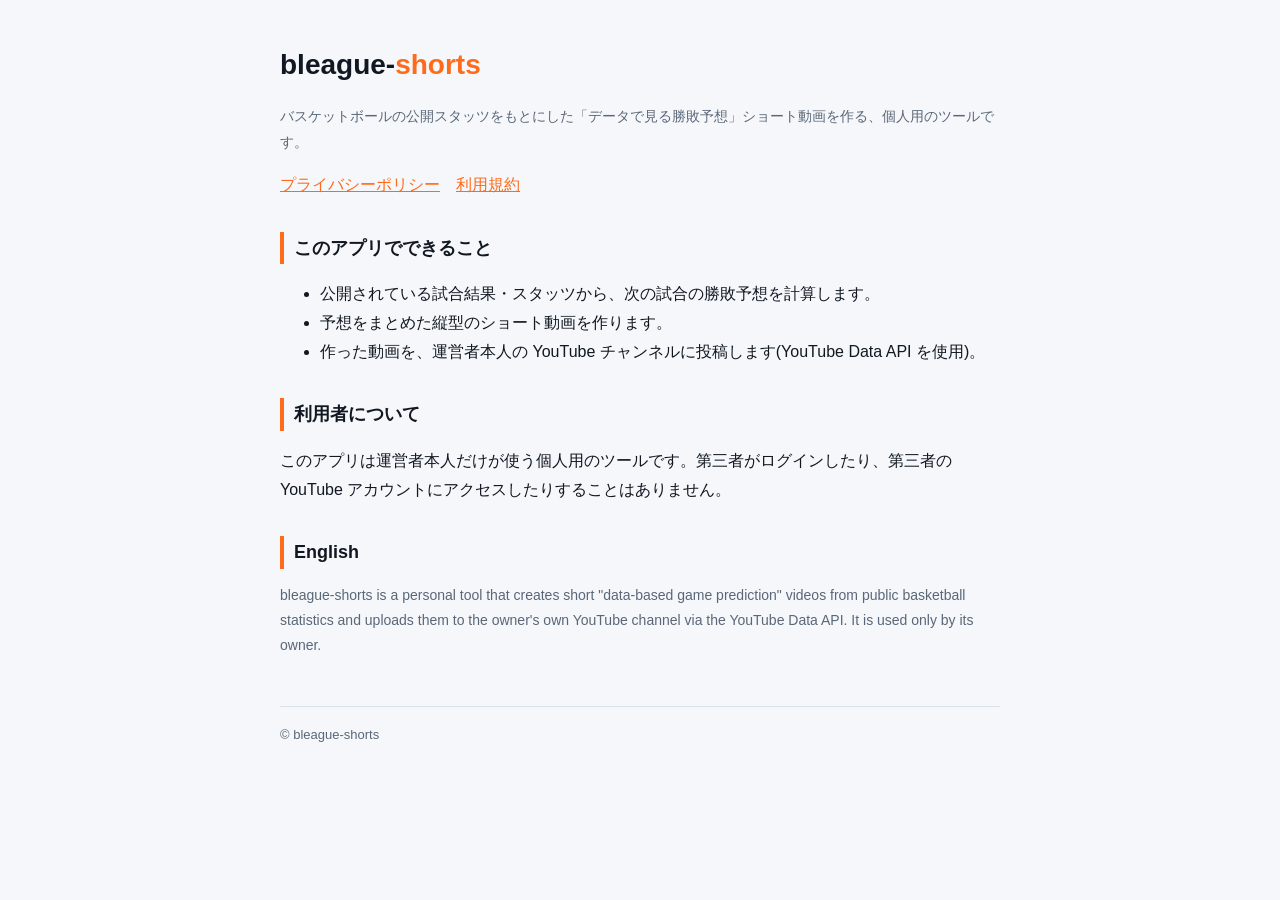
<file: index.html>
<!doctype html>
<html lang="ja"><head><meta charset="utf-8"><meta name="viewport" content="width=device-width,initial-scale=1">
<title>bleague-shorts</title><link rel="stylesheet" href="style.css"></head>
<body><main>
<h1>bleague-<em>shorts</em></h1>
<p class="muted">バスケットボールの公開スタッツをもとにした「データで見る勝敗予想」ショート動画を作る、個人用のツールです。</p>
<nav><a href="privacy.html">プライバシーポリシー</a><a href="terms.html">利用規約</a></nav>
<h2>このアプリでできること</h2>
<ul>
  <li>公開されている試合結果・スタッツから、次の試合の勝敗予想を計算します。</li>
  <li>予想をまとめた縦型のショート動画を作ります。</li>
  <li>作った動画を、運営者本人の YouTube チャンネルに投稿します(YouTube Data API を使用)。</li>
</ul>
<h2>利用者について</h2>
<p>このアプリは運営者本人だけが使う個人用のツールです。第三者がログインしたり、第三者の YouTube アカウントにアクセスしたりすることはありません。</p>
<h2>English</h2>
<p class="muted">bleague-shorts is a personal tool that creates short "data-based game prediction" videos from public basketball statistics and uploads them to the owner's own YouTube channel via the YouTube Data API. It is used only by its owner.</p>
<footer>© bleague-shorts</footer>
</main></body></html>
</file>
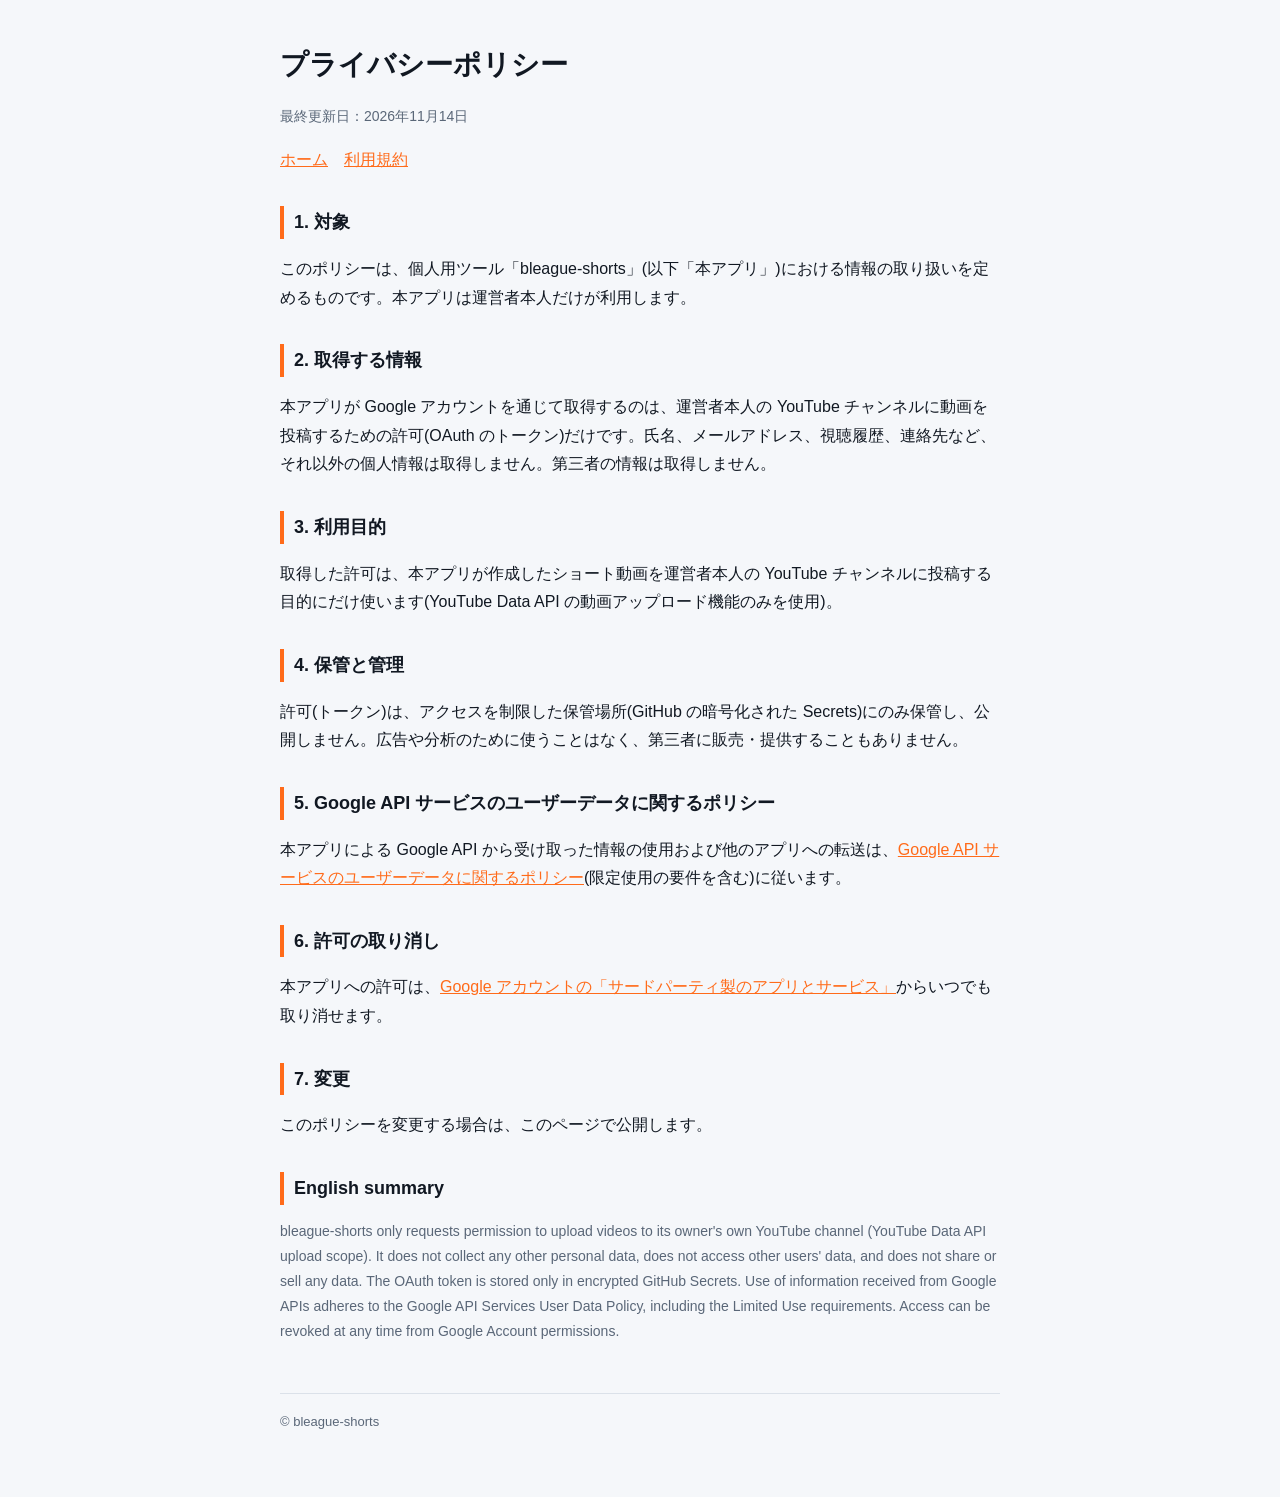
<file: privacy.html>
<!doctype html>
<html lang="ja"><head><meta charset="utf-8"><meta name="viewport" content="width=device-width,initial-scale=1">
<title>プライバシーポリシー | bleague-shorts</title><link rel="stylesheet" href="style.css"></head>
<body><main>
<h1>プライバシーポリシー</h1>
<p class="muted">最終更新日：2026年11月14日</p>
<nav><a href="index.html">ホーム</a><a href="terms.html">利用規約</a></nav>
<h2>1. 対象</h2>
<p>このポリシーは、個人用ツール「bleague-shorts」(以下「本アプリ」)における情報の取り扱いを定めるものです。本アプリは運営者本人だけが利用します。</p>
<h2>2. 取得する情報</h2>
<p>本アプリが Google アカウントを通じて取得するのは、運営者本人の YouTube チャンネルに動画を投稿するための許可(OAuth のトークン)だけです。氏名、メールアドレス、視聴履歴、連絡先など、それ以外の個人情報は取得しません。第三者の情報は取得しません。</p>
<h2>3. 利用目的</h2>
<p>取得した許可は、本アプリが作成したショート動画を運営者本人の YouTube チャンネルに投稿する目的にだけ使います(YouTube Data API の動画アップロード機能のみを使用)。</p>
<h2>4. 保管と管理</h2>
<p>許可(トークン)は、アクセスを制限した保管場所(GitHub の暗号化された Secrets)にのみ保管し、公開しません。広告や分析のために使うことはなく、第三者に販売・提供することもありません。</p>
<h2>5. Google API サービスのユーザーデータに関するポリシー</h2>
<p>本アプリによる Google API から受け取った情報の使用および他のアプリへの転送は、<a href="https://developers.google.com/terms/api-services-user-data-policy">Google API サービスのユーザーデータに関するポリシー</a>(限定使用の要件を含む)に従います。</p>
<h2>6. 許可の取り消し</h2>
<p>本アプリへの許可は、<a href="https://myaccount.google.com/permissions">Google アカウントの「サードパーティ製のアプリとサービス」</a>からいつでも取り消せます。</p>
<h2>7. 変更</h2>
<p>このポリシーを変更する場合は、このページで公開します。</p>
<h2>English summary</h2>
<p class="muted">bleague-shorts only requests permission to upload videos to its owner's own YouTube channel (YouTube Data API upload scope). It does not collect any other personal data, does not access other users' data, and does not share or sell any data. The OAuth token is stored only in encrypted GitHub Secrets. Use of information received from Google APIs adheres to the Google API Services User Data Policy, including the Limited Use requirements. Access can be revoked at any time from Google Account permissions.</p>
<footer>© bleague-shorts</footer>
</main></body></html>
</file>
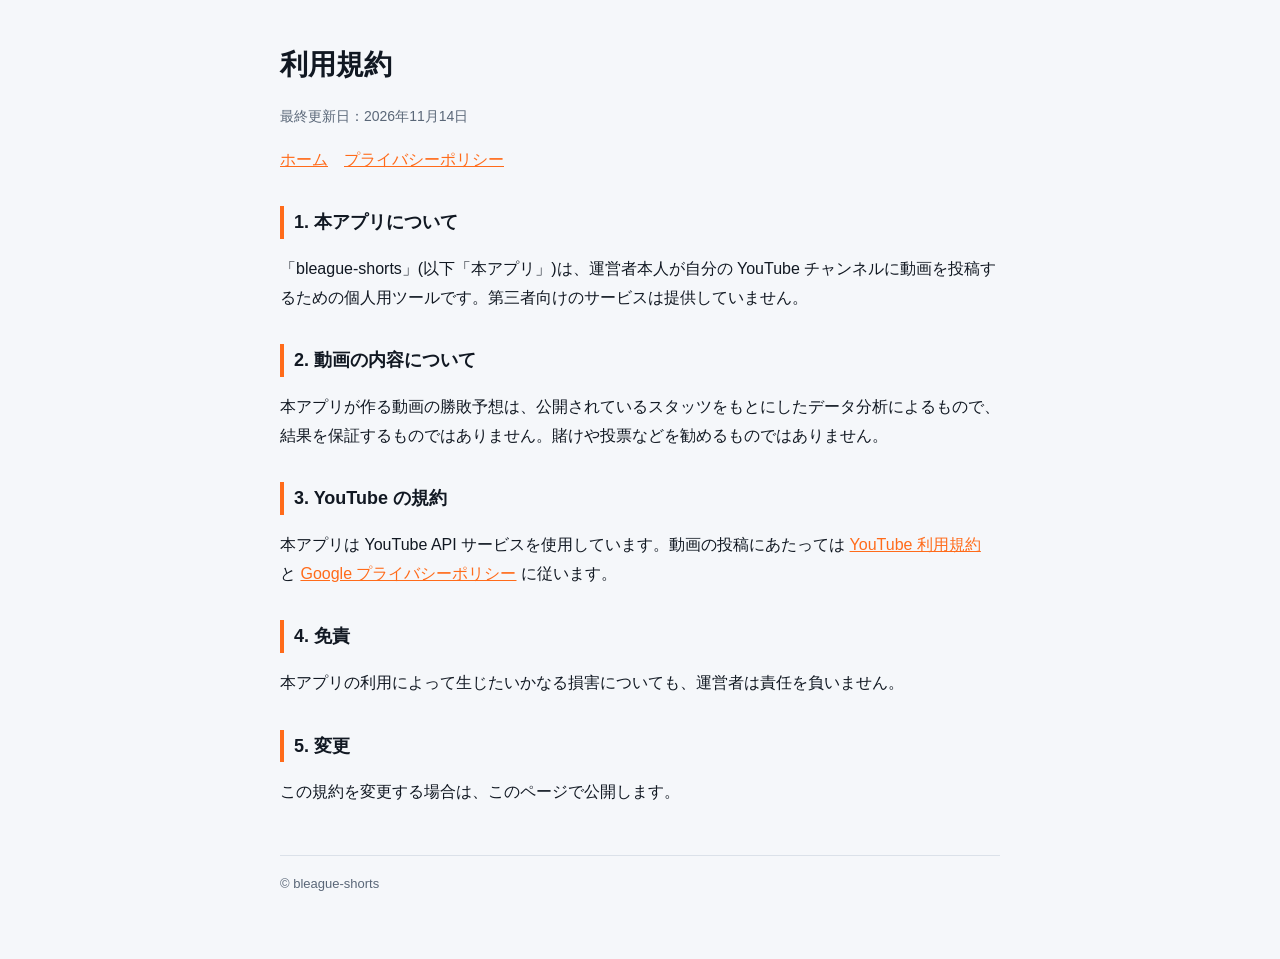
<file: terms.html>
<!doctype html>
<html lang="ja"><head><meta charset="utf-8"><meta name="viewport" content="width=device-width,initial-scale=1">
<title>利用規約 | bleague-shorts</title><link rel="stylesheet" href="style.css"></head>
<body><main>
<h1>利用規約</h1>
<p class="muted">最終更新日：2026年11月14日</p>
<nav><a href="index.html">ホーム</a><a href="privacy.html">プライバシーポリシー</a></nav>
<h2>1. 本アプリについて</h2>
<p>「bleague-shorts」(以下「本アプリ」)は、運営者本人が自分の YouTube チャンネルに動画を投稿するための個人用ツールです。第三者向けのサービスは提供していません。</p>
<h2>2. 動画の内容について</h2>
<p>本アプリが作る動画の勝敗予想は、公開されているスタッツをもとにしたデータ分析によるもので、結果を保証するものではありません。賭けや投票などを勧めるものではありません。</p>
<h2>3. YouTube の規約</h2>
<p>本アプリは YouTube API サービスを使用しています。動画の投稿にあたっては <a href="https://www.youtube.com/t/terms">YouTube 利用規約</a> と <a href="https://policies.google.com/privacy">Google プライバシーポリシー</a> に従います。</p>
<h2>4. 免責</h2>
<p>本アプリの利用によって生じたいかなる損害についても、運営者は責任を負いません。</p>
<h2>5. 変更</h2>
<p>この規約を変更する場合は、このページで公開します。</p>
<footer>© bleague-shorts</footer>
</main></body></html>
</file>
<file: style.css>
:root { --bg: #0b0f15; --fg: #eef2f7; --muted: #8b98a8; --accent: #ff6b1a; --line: #243142; color-scheme: dark; }
@media (prefers-color-scheme: light) { :root { --bg: #f5f7fa; --fg: #111822; --muted: #5a6778; --line: #dbe1e9; color-scheme: light; } }
body { margin: 0; background: var(--bg); color: var(--fg); font-family: "Hiragino Sans", "Noto Sans JP", "Yu Gothic", sans-serif; line-height: 1.8; }
main { max-width: 720px; margin: 0 auto; padding: 40px max(16px, env(safe-area-inset-left)) 64px; }
h1 { font-size: 28px; margin: 0 0 8px; } h1 em { font-style: normal; color: var(--accent); }
h2 { font-size: 18px; margin: 32px 0 8px; border-left: 4px solid var(--accent); padding-left: 10px; }
p, li { color: var(--fg); } .muted { color: var(--muted); font-size: 14px; }
a { color: var(--accent); } nav { display: flex; gap: 16px; margin: 16px 0 32px; flex-wrap: wrap; }
footer { margin-top: 48px; border-top: 1px solid var(--line); padding-top: 16px; color: var(--muted); font-size: 13px; }
</file>
